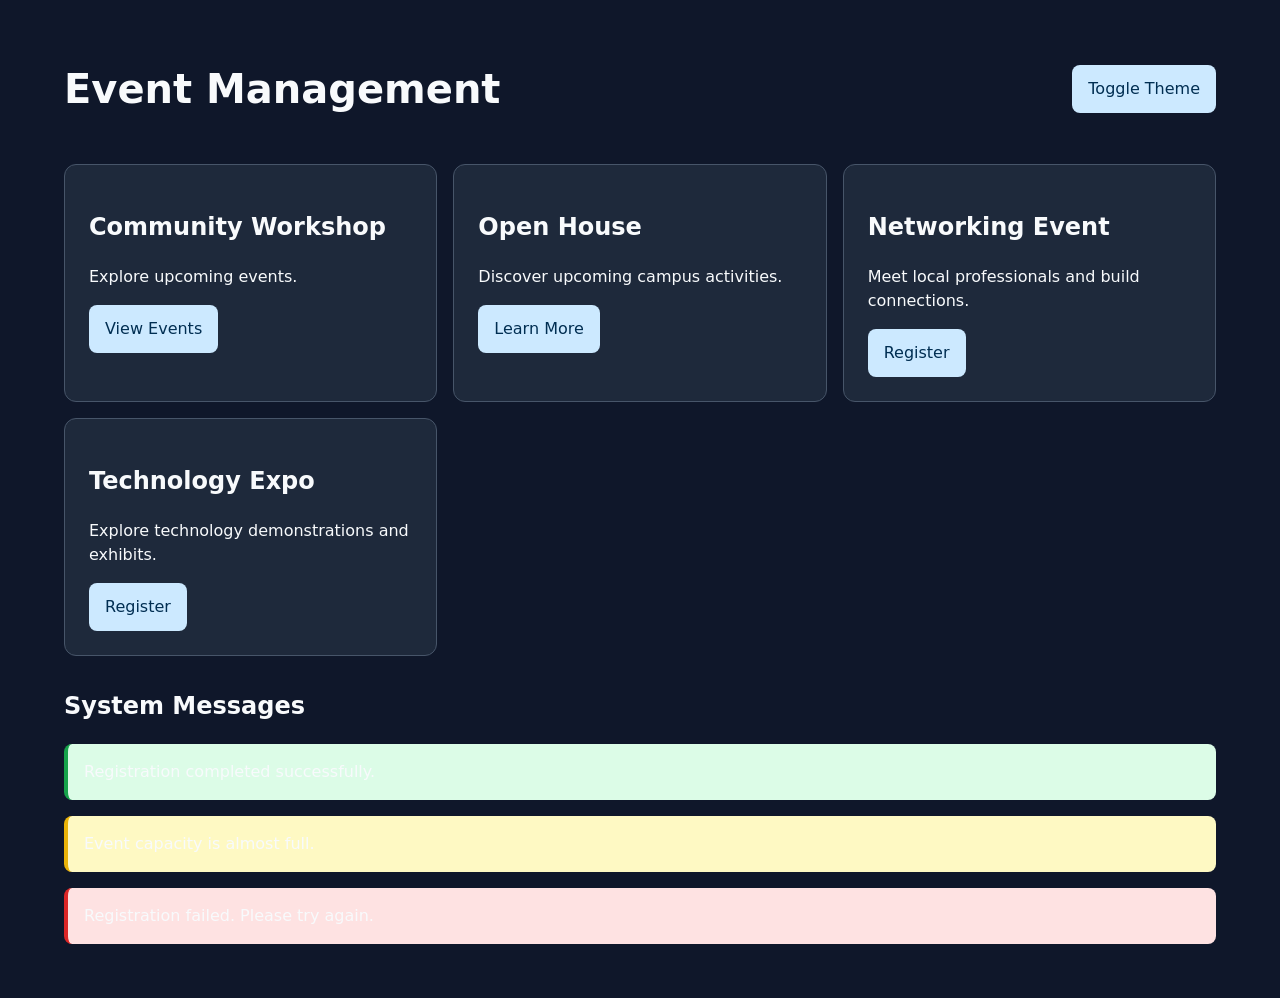
<file: WEBD3100WS3/index.html>
<!DOCTYPE html>
<html lang="en" data-theme="dark">
<head>
  <meta charset="UTF-8">
  <meta name="viewport" content="width=device-width, initial-scale=1">
  <title>Colour System Demo</title>

  <link rel="stylesheet" href="css/tokens.css">
  <link rel="stylesheet" href="css/base.css">
  <link rel="stylesheet" href="css/components.css">
</head>
<body>
  <main class="page-shell">
    <header class="page-header">
      <h1>Event Management</h1>
      <button id="theme-toggle" class="button" type="button">Toggle Theme</button>
    </header>

    <section class="card-grid" aria-label="Featured events">
      <article class="card">
        <h2>Community Workshop</h2>
        <p>Explore upcoming events.</p>
        <div class="card-actions">
          <button class="button" type="button">View Events</button>
        </div>
      </article>

      <article class="card">
        <h2>Open House</h2>
        <p>Discover upcoming campus activities.</p>
        <div class="card-actions">
          <button class="button" type="button">Learn More</button>
        </div>
      </article>

      <article class="card">
        <h2>Networking Event</h2>
        <p>Meet local professionals and build connections.</p>
        <div class="card-actions">
          <button class="button" type="button">Register</button>
        </div>
      </article>

      <article class="card">
        <h2>Technology Expo</h2>
        <p>Explore technology demonstrations and exhibits.</p>
        <div class="card-actions">
          <button class="button" type="button">Register</button>
        </div>
      </article>
    </section>

    <section class="system-messages" aria-label="System messages">
      <h2>System Messages</h2>

      <div class="alert alert-success">
        Registration completed successfully.
      </div>

      <div class="alert alert-warning">
        Event capacity is almost full.
      </div>

      <div class="alert alert-error">
        Registration failed. Please try again.
      </div>
    </section>
  </main>
</body>
</html>
</file>
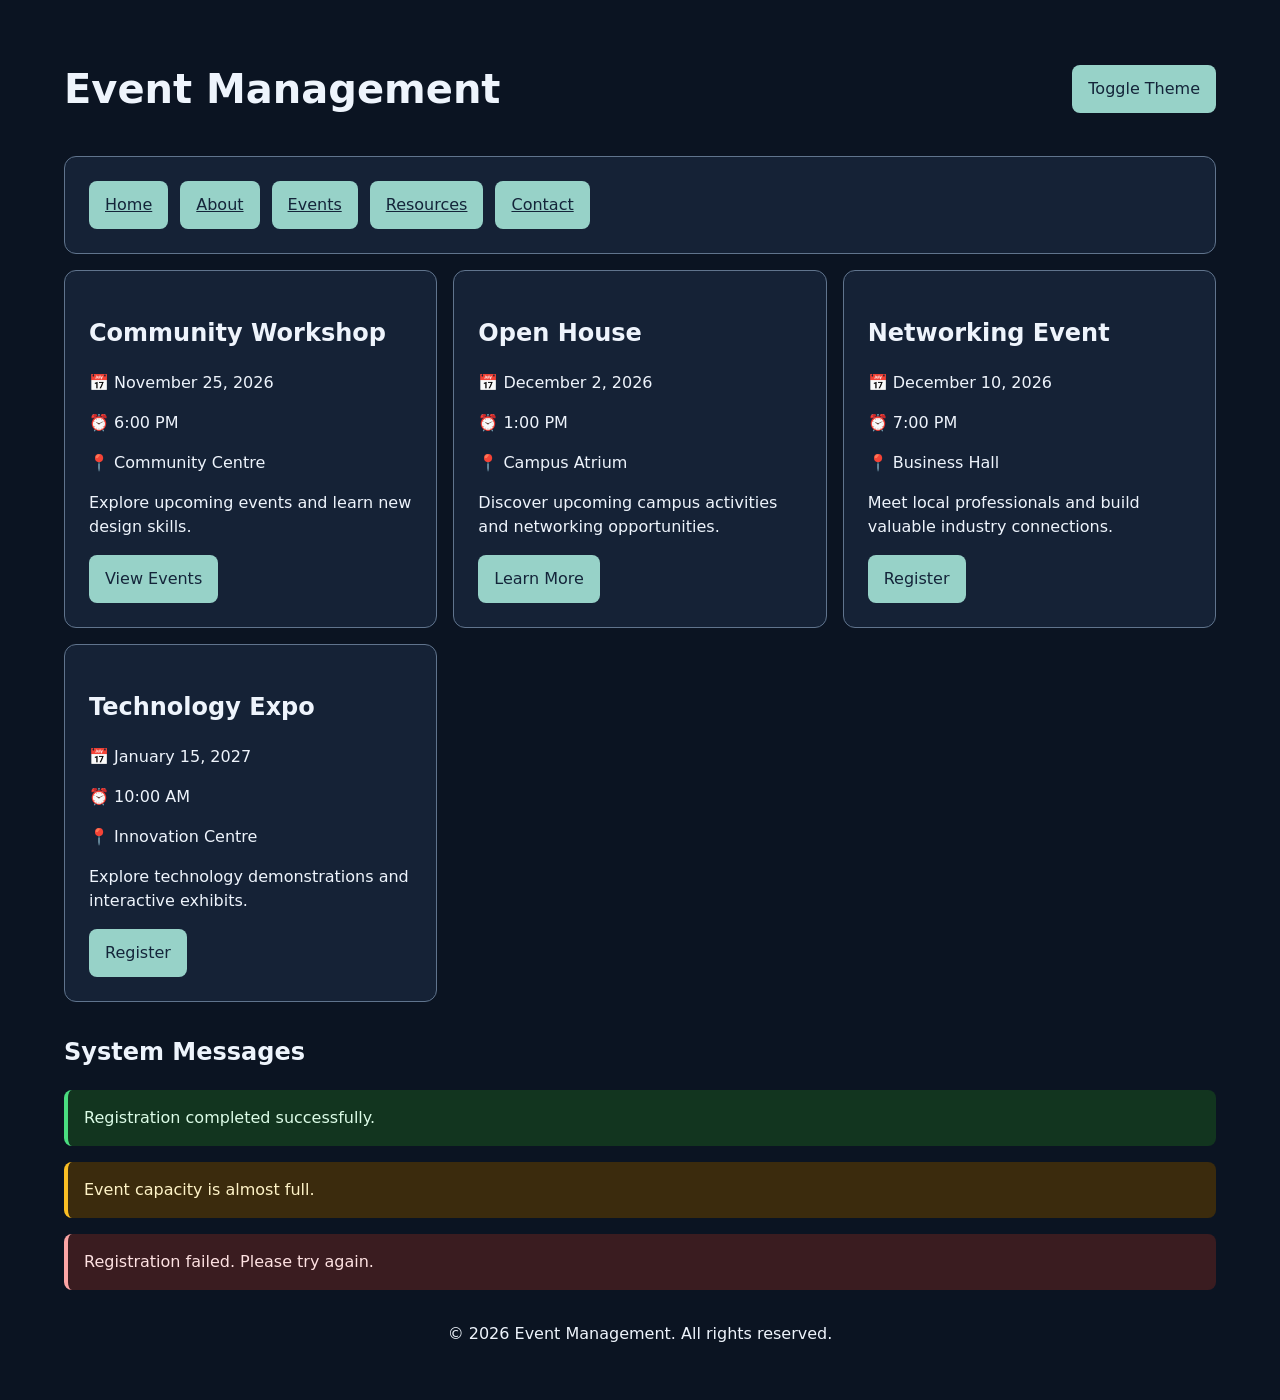
<file: Website/index.html>
<!DOCTYPE html>
<html lang="en" data-theme="dark">
<head>
  <meta charset="UTF-8">
  <meta name="viewport" content="width=device-width, initial-scale=1">
  <title>Event Management</title>

  <link rel="stylesheet" href="css/tokens.css">
  <link rel="stylesheet" href="css/base.css">
  <link rel="stylesheet" href="css/components.css">
  <script src="js/theme-toggle.js" defer></script>
</head>
<body>

  <main class="page-shell">

    <header class="page-header">
      <h1>Event Management</h1>

      <button id="theme-toggle" class="button" type="button">
        Toggle Theme
      </button>
    </header>

    <nav aria-label="Main Navigation">
      <div class="card" style="margin-bottom: 1rem;">
        <div class="card-actions">
          <a href="#" class="button">Home</a>
          <a href="#" class="button">About</a>
          <a href="#" class="button">Events</a>
          <a href="#" class="button">Resources</a>
          <a href="#" class="button">Contact</a>
        </div>
      </div>
    </nav>

    <section class="card-grid" aria-label="Featured events">

      <article class="card">
        <h2>Community Workshop</h2>

        <p class="event-meta">📅 November 25, 2026</p>
        <p class="event-meta">⏰ 6:00 PM</p>
        <p class="event-meta">📍 Community Centre</p>

        <p>
          Explore upcoming events and learn new design skills.
        </p>

        <div class="card-actions">
          <button
            class="button"
            type="button"
            aria-label="View Community Workshop event">
            View Events
          </button>
        </div>
      </article>

      <article class="card">
        <h2>Open House</h2>

        <p class="event-meta">📅 December 2, 2026</p>
        <p class="event-meta">⏰ 1:00 PM</p>
        <p class="event-meta">📍 Campus Atrium</p>

        <p>
          Discover upcoming campus activities and networking opportunities.
        </p>

        <div class="card-actions">
          <button
            class="button"
            type="button"
            aria-label="Learn more about Open House">
            Learn More
          </button>
        </div>
      </article>

      <article class="card">
        <h2>Networking Event</h2>

        <p class="event-meta">📅 December 10, 2026</p>
        <p class="event-meta">⏰ 7:00 PM</p>
        <p class="event-meta">📍 Business Hall</p>

        <p>
          Meet local professionals and build valuable industry connections.
        </p>

        <div class="card-actions">
          <button
            class="button"
            type="button"
            aria-label="Register for Networking Event">
            Register
          </button>
        </div>
      </article>

      <article class="card">
        <h2>Technology Expo</h2>

        <p class="event-meta">📅 January 15, 2027</p>
        <p class="event-meta">⏰ 10:00 AM</p>
        <p class="event-meta">📍 Innovation Centre</p>

        <p>
          Explore technology demonstrations and interactive exhibits.
        </p>

        <div class="card-actions">
          <button
            class="button"
            type="button"
            aria-label="Register for Technology Expo">
            Register
          </button>
        </div>
      </article>

    </section>

    <section class="system-messages" aria-label="System messages">
      <h2>System Messages</h2>

      <div class="alert alert-success">
        Registration completed successfully.
      </div>

      <div class="alert alert-warning">
        Event capacity is almost full.
      </div>

      <div class="alert alert-error">
        Registration failed. Please try again.
      </div>
    </section>

    <footer style="margin-top: 2rem; text-align: center;">
      <p>&copy; 2026 Event Management. All rights reserved.</p>
    </footer>

  </main>

</body>
</html>
</file>
<file: WEBD3100WS3/css/tokens.css>
:root {
  /* Primary Blue Ramp */
  --blue-50: #e6f4ff;
  --blue-100: #cce9ff;
  --blue-200: #99d3ff;
  --blue-300: #66bdff;
  --blue-400: #33a7ff;
  --blue-500: #008cff;
  --blue-600: #007ee6;
  --blue-700: #005fa8;
  --blue-800: #00477d;
  --blue-900: #002e52;
  --blue-950: #001726;

  /* Feedback */
  --green-500: #16a34a;
  --yellow-500: #eab308;
  --red-500: #dc2626;
  --sky-500: #0ea5e9;

  /* Semantic */
  --color-background: #ffffff;
  --color-surface: #f8fafc;
  --color-text: #0f172a;
  --color-border: #cbd5e1;
  --color-primary: var(--blue-500);
  --color-primary-hover: var(--blue-600);
  --color-on-primary: #ffffff;

  --color-success: var(--green-500);
  --color-warning: var(--yellow-500);
  --color-error: var(--red-500);
  --color-info: var(--sky-500);
}

[data-theme="dark"] {
  color-scheme: dark;
  --color-background: #0f172a;
  --color-surface: #1e293b;
  --color-text: #f8fafc;
  --color-border: #475569;
  --color-primary: var(--blue-100);
  --color-primary-hover: var(--blue-200);
  --color-on-primary: var(--blue-900);
}
</file>
<file: WEBD3100WS3/css/base.css>
* {
  box-sizing: border-box;
}

body {
  margin: 0;
  font-family: system-ui, sans-serif;
  background: var(--color-background);
  color: var(--color-text);
  line-height: 1.5;
}

.page-header {
  display: flex;
  justify-content: space-between;
  align-items: center;
  gap: 1rem;
  flex-wrap: wrap;
  margin-bottom: 1.5rem;
}

/* Fluid page container: no fixed viewport-dependent width */
.page-shell {
  width: min(100% - 2rem, 72rem);
  margin-inline: auto;
  padding-block: clamp(1rem, 3vw, 3rem);
}

h1 { font-size: clamp(1.6rem, 4vw, 2.5rem); line-height: 1.2; }
img, svg { max-width: 100%; height: auto; }

.system-messages {
  margin-top: 2rem;
}
</file>
<file: WEBD3100WS3/css/components.css>
.card {
  min-width: 0;
  padding: clamp(1rem, 2.5vw, 1.5rem);
  background: var(--color-surface);
  color: var(--color-text);
  border: 1px solid var(--color-border);
  border-radius: 0.75rem;
}

.card-grid {
  display: grid;
  grid-template-columns: repeat(auto-fit, minmax(min(100%, 18rem), 1fr));
  gap: 1rem;
}

.card-actions { display: flex; flex-wrap: wrap; gap: .75rem; }

.button {
  display: inline-flex;
  align-items: center;
  justify-content: center;
  min-height: 44px;
  padding: 0.75rem 1rem;
  background: var(--color-primary);
  color: var(--color-on-primary);
  border: 0;
  border-radius: 0.5rem;
  font: inherit;
  cursor: pointer;
}

.button:hover {
  background: var(--color-primary-hover);
}

.button:focus-visible {
  outline: 3px solid var(--color-primary);
  outline-offset: 3px;
}

.alert {
  padding: 1rem;
  border-radius: 0.5rem;
  margin: 1rem 0;
}

.alert-success {
  background: #dcfce7;
  border-left: 4px solid var(--color-success);
}

.alert-warning {
  background: #fef9c3;
  border-left: 4px solid var(--color-warning);
}

.alert-error {
  background: #fee2e2;
  border-left: 4px solid var(--color-error);
}
</file>
<file: Website/css/tokens.css>
:root {
  /* BRAND PALETTE: project reference colours. */
  --brand-white: #FFFFFF;
  --brand-blue: #004780;
  --brand-dark-grey: #495965;
  --brand-accent-teal: #00BADC;
  --brand-accent-turquoise: #5FC5BF;
  --brand-accent-orange: #F37327;
  --brand-accent-blue: #2B71B9;
  --brand-accent-green: #CBDB2A;
  --brand-accent-fuchsia: #EF426F;
  --brand-accent-light-blue: #57B7E7;
  --brand-accent-yellow: #FFEF00;

  /* FOUNDATION: generated ramps extend the reference palette. Step 500 is your chosen HEX. */
  --primary-50: #F5FAF9;
  --primary-100: #E0F1EE;
  --primary-200: #C1E4DE;
  --primary-300: #97D2C8;
  --primary-400: #63BBAC;
  --primary-500: #2FA490;
  --primary-600: #2A9482;
  --primary-700: #237B6C;
  --primary-800: #1C6256;
  --primary-900: #103932;
  --primary-950: #071916;
  --secondary-50: #F4FCFC;
  --secondary-100: #DFF6F6;
  --secondary-200: #BFEDEC;
  --secondary-300: #95E1E0;
  --secondary-400: #5FD1D1;
  --secondary-500: #2AC2C1;
  --secondary-600: #26AFAE;
  --secondary-700: #209291;
  --secondary-800: #197474;
  --secondary-900: #0F4444;
  --secondary-950: #061D1D;
  --accent-50: #F3F7F8;
  --accent-100: #DCE8EA;
  --accent-200: #B8D1D5;
  --accent-300: #89B3B9;
  --accent-400: #4E8C95;
  --accent-500: #136672;
  --accent-600: #115C67;
  --accent-700: #0E4D56;
  --accent-800: #0B3D44;
  --accent-900: #072428;
  --accent-950: #030F11;

  /* FOUNDATION: typography. Arial is the default system font. */
  --font-body: Arial, Helvetica, sans-serif;
  --font-heading: Arial, Helvetica, sans-serif;
  --font-ui: var(--font-body);
  --font-size-base: 16px;
  --type-ratio: 1.2;
  --text-step-0: 11.1111px;
  --text-step-1: 13.3333px;
  --text-step-2: 16px;
  --text-step-3: 19.2px;
  --text-step-4: 23.04px;
  --text-step-5: 27.648px;
  --text-step-6: 33.1776px;
  --text-step-7: 39.8131px;
  --text-display: clamp(2.04042rem, calc(1.85483rem + 0.79186vw), 2.48832rem);
--text-h1: clamp(1.70035rem, calc(1.54569rem + 0.65989vw), 2.0736rem);
--text-h2: clamp(1.41696rem, calc(1.28808rem + 0.5499vw), 1.728rem);
--text-body: clamp(1rem, calc(1rem + 0vw), 1rem);
--text-small: clamp(0.83333rem, calc(0.83333rem + 0vw), 0.83333rem);
  --heading-letter-spacing: -0.02em;
  --body-letter-spacing: 0em;
  --body-leading: 1.55;
  --heading-leading: 1.18;

  /* FOUNDATION: spacing and corners */
  --space-unit: 4px;
  --space-1: calc(var(--space-unit) * 1);
  --space-2: calc(var(--space-unit) * 2);
  --space-4: calc(var(--space-unit) * 4);
  --space-6: calc(var(--space-unit) * 6);
  --space-8: calc(var(--space-unit) * 8);
  --space-10: calc(var(--space-unit) * 10);
  --space-12: calc(var(--space-unit) * 12);
  --space-16: calc(var(--space-unit) * 16);
  --space-20: calc(var(--space-unit) * 20);
  --space-24: calc(var(--space-unit) * 24);
  --page-max-width: 72rem;
  --page-gutter: 1rem;
  --page-gutter-wide: 2rem;
  --radius-base: 12px;

  /* SEMANTIC: light theme roles */
  --background: #F3F6FA;
  --surface: #FFFFFF;
  --surface-muted: #EDF2F7;
  --text: #14253A;
  --text-muted: #53657A;
  --border: #C5D0DD;
  --primary: #2FA490;
  --on-primary: #14253A;
  --primary-hover: #237B6C;
  --secondary: #209291;
  --on-secondary: #14253A;
  --accent: #136672;
  --on-accent: #FFFFFF;
  --success: #15803D;
  --warning: #A85C00;
  --danger: #B91C1C;
  --alert-success-background: #DCFCE7;
  --alert-success-text: #14532D;
  --alert-warning-background: #FEF9C3;
  --alert-warning-text: #713F12;
  --alert-error-background: #FEE2E2;
  --alert-error-text: #7F1D1D;
  --focus: #9D5700;
  --control-border: #C5D0DD;

  --color-background: var(--background);
  --color-surface: var(--surface);
  --color-text: var(--text);
  --color-border: var(--border);
  --color-primary: var(--primary);
  --color-primary-hover: var(--primary-hover);
  --color-on-primary: var(--on-primary);
  --color-success: var(--success);
  --color-warning: var(--warning);
  --color-error: var(--danger);
  --color-info: var(--secondary);
}
/* SEMANTIC: dark theme swaps roles, not component rules. */
[data-theme="dark"] {
  color-scheme: dark;
  --background: #0B1422;
  --surface: #152236;
  --surface-muted: #20324B;
  --text: #EEF4FC;
  --text-muted: #B8C8DB;
  --border: #60748D;
  --primary: #97D2C8;
  --on-primary: #14253A;
  --primary-hover: #C1E4DE;
  --secondary: #95E1E0;
  --on-secondary: #14253A;
  --accent: #89B3B9;
  --on-accent: #14253A;
  --success: #4ADE80;
  --warning: #FBBF24;
  --danger: #FCA5A5;
  --alert-success-background: #12351F;
  --alert-success-text: #DCFCE7;
  --alert-warning-background: #3B2B0D;
  --alert-warning-text: #FEF3C7;
  --alert-error-background: #3A1C20;
  --alert-error-text: #FEE2E2;
  --focus: #FBBF24;
  --control-border: #60748D;
}
</file>
<file: Website/css/base.css>
* {
  box-sizing: border-box;
}

body {
  margin: 0;
  font-family: system-ui, sans-serif;
  background: var(--color-background);
  color: var(--color-text);
  line-height: 1.5;
}

.page-header {
  display: flex;
  justify-content: space-between;
  align-items: center;
  gap: 1rem;
  flex-wrap: wrap;
  margin-bottom: 1rem; /* was 1.5rem */
}

/* Fluid page container: no fixed viewport-dependent width */
.page-shell {
  width: min(100% - 2rem, 72rem);
  margin-inline: auto;
  padding-block: clamp(1rem, 3vw, 3rem);
}

h1 { font-size: clamp(1.6rem, 4vw, 2.5rem); line-height: 1.2; }
img, svg { max-width: 100%; height: auto; }

.system-messages {
  margin-top: 2rem;
}

.theme-toggle {
    width: auto;
    margin-left: auto;
}
</file>
<file: Website/css/components.css>
.card {
    min-width: 0;
    padding: clamp(1rem, 2.5vw, 1.5rem);
    background: var(--color-surface);
    color: var(--color-text);
    border: 1px solid var(--color-border);
    border-radius: 0.75rem;

    /* Added */
    transition: transform 0.3s ease,
                box-shadow 0.3s ease,
                border-color 0.3s ease;
}

.card:hover {
    transform: translateY(-5px);
    box-shadow: 0 10px 25px rgba(0, 0, 0, 0.15);
}

.card-grid {
    display: grid;
    grid-template-columns: repeat(auto-fit, minmax(min(100%, 18rem), 1fr));
    gap: 1rem;
}

.card-actions {
    display: flex;
    flex-wrap: wrap;
    gap: .75rem;
}

.button {
    display: inline-flex;
    align-items: center;
    justify-content: center;
    min-height: 44px;
    padding: 0.75rem 1rem;
    background: var(--color-primary);
    color: var(--color-on-primary);
    border: 0;
    border-radius: 0.5rem;
    font: inherit;
    cursor: pointer;

    /* Added */
    transition: transform 0.25s ease,
                background-color 0.25s ease,
                opacity 0.25s ease;
}

.button:hover {
    background: var(--color-primary-hover);
    transform: translateY(-2px);
    opacity: 0.95;
}

.button:active {
    transform: translateY(0);
}

.button:focus-visible {
    outline: 3px solid var(--color-primary);
    outline-offset: 3px;
}

.alert {
    padding: 1rem;
    border-radius: 0.5rem;
    margin: 1rem 0;

    /* Added */
    transition: transform 0.3s ease;
}

.alert:hover {
    transform: translateX(4px);
}

.alert-success {
    background: var(--alert-success-background);
    color: var(--alert-success-text);
    border-left: 4px solid var(--color-success);
}

.alert-warning {
    background: var(--alert-warning-background);
    color: var(--alert-warning-text);
    border-left: 4px solid var(--color-warning);
}

.alert-error {
    background: var(--alert-error-background);
    color: var(--alert-error-text);
    border-left: 4px solid var(--color-error);
}
</file>
